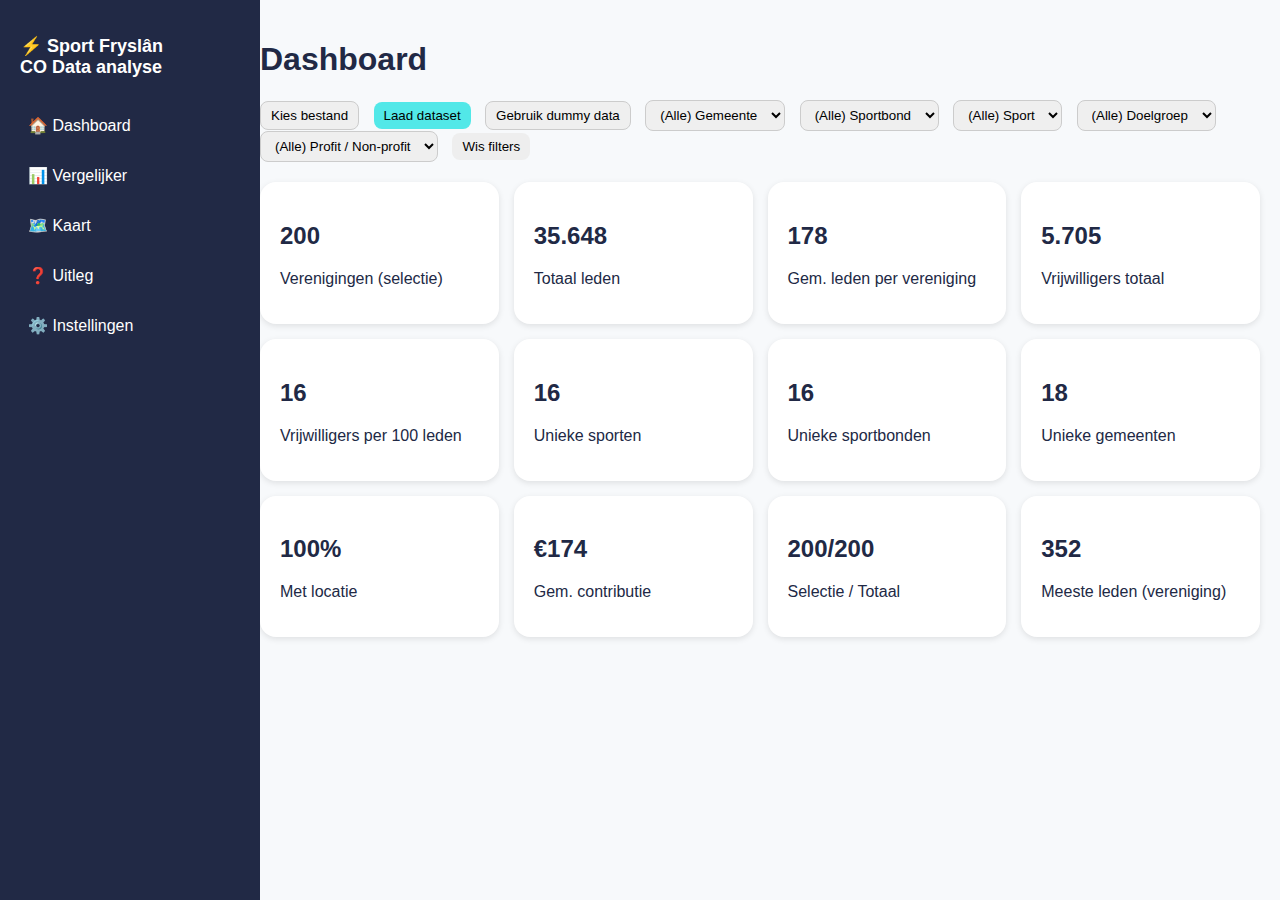
<file: index.html>
<!DOCTYPE html>
<html lang="nl">
<head>
  <meta charset="UTF-8" />
  <meta name="viewport" content="width=device-width, initial-scale=1.0" />
  <title>Sport Fryslân Dashboard</title>
  <link rel="stylesheet" href="styles.css" />
  <script defer src="app.js"></script>
</head>
<body>
  <div class="sidebar">
    <h2>⚡ Sport Fryslân<br><span>CO Data analyse</span></h2>
    <ul>
      <li><a href="index.html">🏠 Dashboard</a></li>
      <li><a href="#">📊 Vergelijker</a></li>
      <li><a href="map.html">🗺️ Kaart</a></li>
      <li><a href="#">❓ Uitleg</a></li>
      <li><a href="#">⚙️ Instellingen</a></li>
    </ul>
  </div>

  <div class="main">
    <h1>Dashboard</h1>
    <section class="filters">
      <button>Kies bestand</button>
      <button class="primary">Laad dataset</button>
      <button>Gebruik dummy data</button>
      <select><option>(Alle) Gemeente</option></select>
      <select><option>(Alle) Sportbond</option></select>
      <select><option>(Alle) Sport</option></select>
      <select><option>(Alle) Doelgroep</option></select>
      <select><option>(Alle) Profit / Non-profit</option></select>
      <button class="secondary">Wis filters</button>
    </section>

    <section class="tiles">
      <div class="tile"><h2>200</h2><p>Verenigingen (selectie)</p></div>
      <div class="tile"><h2>35.648</h2><p>Totaal leden</p></div>
      <div class="tile"><h2>178</h2><p>Gem. leden per vereniging</p></div>
      <div class="tile"><h2>5.705</h2><p>Vrijwilligers totaal</p></div>
      <div class="tile"><h2>16</h2><p>Vrijwilligers per 100 leden</p></div>
      <div class="tile"><h2>16</h2><p>Unieke sporten</p></div>
      <div class="tile"><h2>16</h2><p>Unieke sportbonden</p></div>
      <div class="tile"><h2>18</h2><p>Unieke gemeenten</p></div>
      <div class="tile"><h2>100%</h2><p>Met locatie</p></div>
      <div class="tile"><h2>€174</h2><p>Gem. contributie</p></div>
      <div class="tile"><h2>200/200</h2><p>Selectie / Totaal</p></div>
      <div class="tile"><h2>352</h2><p>Meeste leden (vereniging)</p></div>
    </section>
  </div>
</body>
</html>
</file>
<file: styles.css>
body {
  margin: 0;
  font-family: 'Archivo', sans-serif;
  background: #f7f9fb;
  color: #212945;
}
.sidebar {
  width: 220px;
  background: #212945;
  color: white;
  position: fixed;
  top: 0; bottom: 0; left: 0;
  padding: 20px;
}
.sidebar h2 {
  font-size: 18px;
  margin-bottom: 30px;
}
.sidebar ul { list-style: none; padding: 0; }
.sidebar li { margin: 15px 0; }
.sidebar a {
  color: white;
  text-decoration: none;
  display: block;
  padding: 8px;
  border-radius: 8px;
}
.sidebar a:hover, .sidebar .active a {
  background: #52E8E8;
  color: #212945;
}
.main {
  margin-left: 240px;
  padding: 20px;
}
.filters {
  margin-bottom: 20px;
}
.filters select, .filters button {
  margin-right: 10px;
  padding: 6px 10px;
  border-radius: 8px;
  border: 1px solid #ccc;
}
.filters .primary { background: #52E8E8; border: none; }
.filters .secondary { background: #eee; border: none; }
.tiles {
  display: grid;
  grid-template-columns: repeat(auto-fill, minmax(200px, 1fr));
  gap: 15px;
}
.tile {
  background: white;
  border-radius: 16px;
  padding: 20px;
  box-shadow: 0 2px 6px rgba(0,0,0,0.1);
}
#map {
  height: 600px;
  border-radius: 12px;
  margin-top: 20px;
}
</file>
